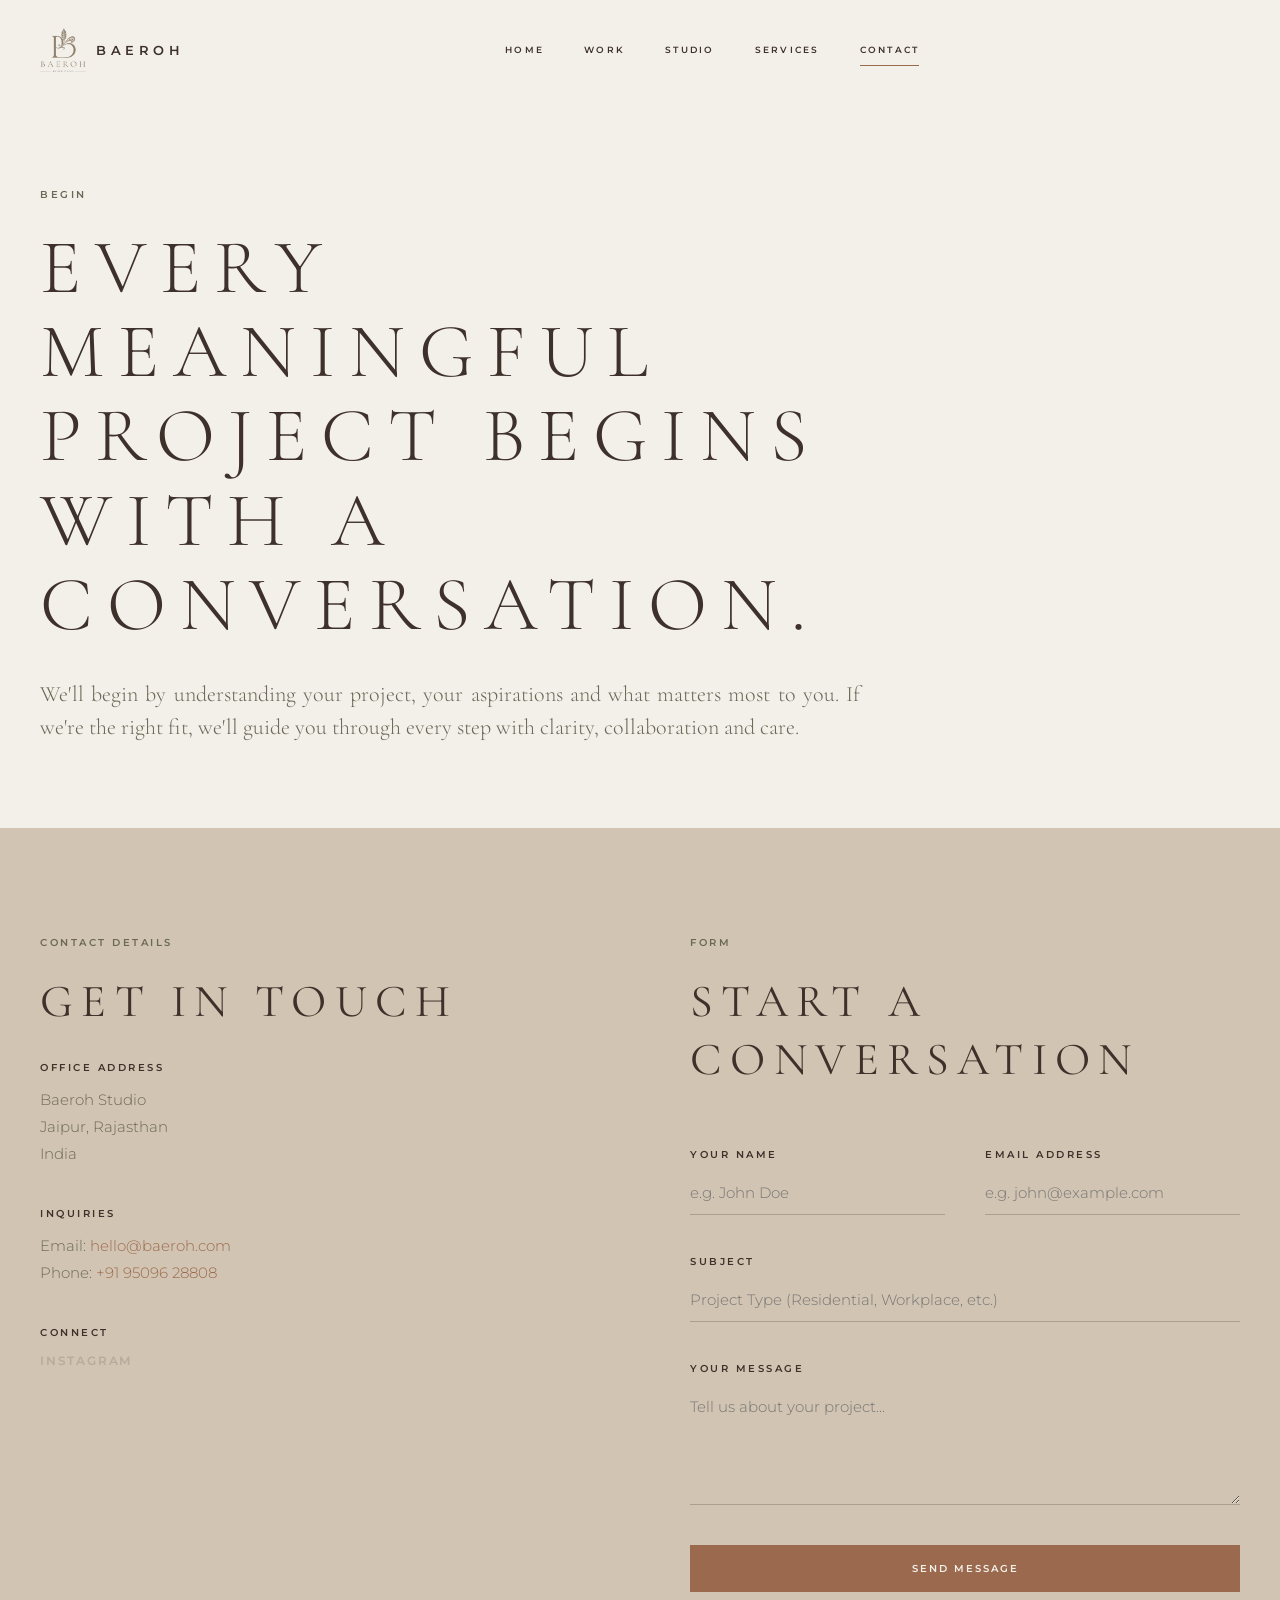
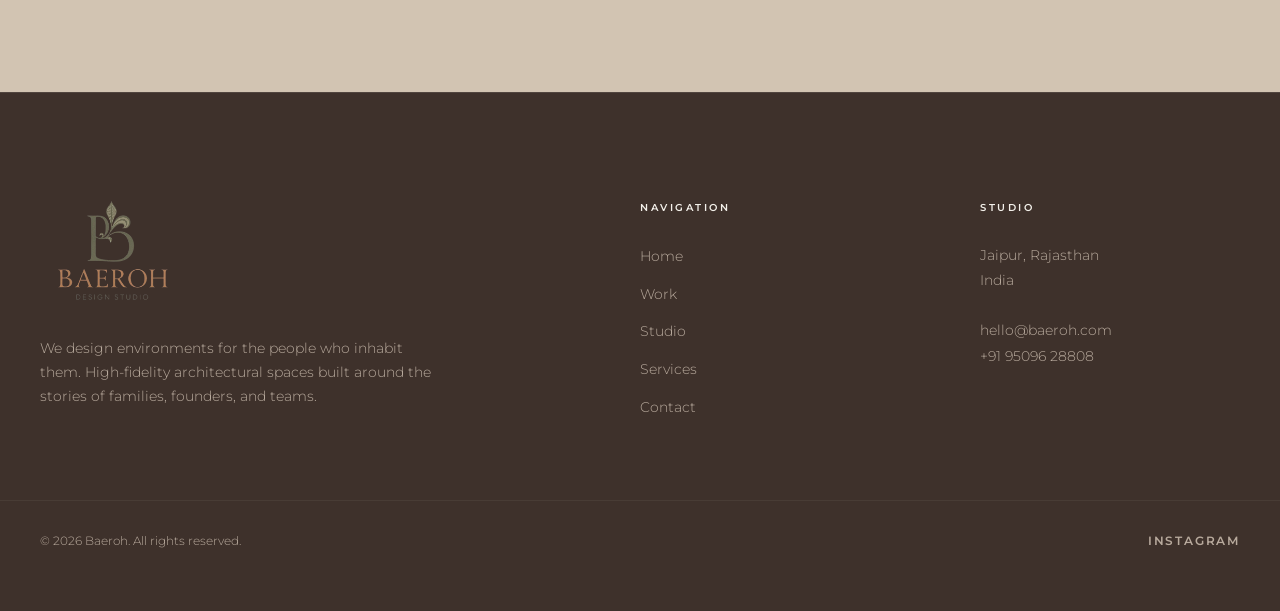
<file: contact.html>
<!DOCTYPE html>
<html lang="en">
<head>
  <meta charset="UTF-8">
  <meta name="viewport" content="width=device-width, initial-scale=1.0">
  <title>Contact | Baeroh Interior Architecture & Design</title>
  <meta name="description" content="Get in touch with Baeroh. Start a conversation about your interior architecture or design project in Jaipur, Rajasthan or globally.">
  <link rel="stylesheet" href="style.css?v=6.4">
  <link rel="icon" type="image/png" href="assets/favicon.png?v=6.0">
</head>
<body>

  <!-- Header -->
  <header id="main-header">
    <div class="container header-inner">
      <a href="index.html" class="logo">
        <img src="assets/logo-header.png" alt="Baeroh Logo" class="logo-img">
        <div class="logo-text">BAEROH</div>
      </a>
      <nav>
        <a href="index.html">Home</a>
        <a href="work.html">Work</a>
        <a href="studio.html">Studio</a>
        <a href="services.html">Services</a>
        <a href="contact.html" class="active">Contact</a>
      </nav>
      
      <div style="display: flex; align-items: center; gap: 30px;">
        <button class="menu-toggle" aria-label="Toggle Menu">
          <span></span>
          <span></span>
          <span></span>
        </button>
      </div>
    </div>
  </header>

  <!-- Mobile Menu -->
  <div class="mobile-nav">
    <a href="index.html">Home</a>
    <a href="work.html">Work</a>
    <a href="studio.html">Studio</a>
    <a href="services.html">Services</a>
    <a href="contact.html">Contact</a>
  </div>

  <!-- Contact Page Header / Begin -->
  <section class="fade-in-up" style="padding-top: 180px; padding-bottom: 60px;">
    <div class="container text-lead-container" style="max-width: 900px; text-align: left; margin: 0;">
      <span class="font-label">Begin</span>
      <h1 class="font-display-hero" style="margin-top: 20px; margin-bottom: 30px;">Every meaningful project begins with a conversation.</h1>
      <p class="font-display-lead" style="color: var(--color-olive); margin-bottom: 24px; text-align: justify;">
        We'll begin by understanding your project, your aspirations and what matters most to you. If we're the right fit, we'll guide you through every step with clarity, collaboration and care.
      </p>
    </div>
  </section>

  <!-- Contact Details & Form Section (Sand Theme) -->
  <section class="bg-sand fade-in-up" style="padding: 100px 0;">
    <div class="container grid-2col" style="align-items: start; gap: 100px;">
      <div>
        <span class="font-label">Contact Details</span>
        <h2 class="font-display-section" style="margin-top: 20px; margin-bottom: 30px; color: var(--color-charcoal);">Get in Touch</h2>
        
        <div style="margin-bottom: 40px;">
          <h4 class="font-label" style="color: var(--color-charcoal); margin-bottom: 12px;">Office Address</h4>
          <p class="font-body-copy" style="color: var(--color-olive); line-height: 1.8;">
            Baeroh Studio<br>
            Jaipur, Rajasthan<br>
            India
          </p>
        </div>
        
        <div style="margin-bottom: 40px;">
          <h4 class="font-label" style="color: var(--color-charcoal); margin-bottom: 12px;">Inquiries</h4>
          <p class="font-body-copy" style="color: var(--color-olive); line-height: 1.8;">
            Email: <a href="mailto:hello@baeroh.com" style="color: var(--color-cinnamon);">hello@baeroh.com</a><br>
            Phone: <a href="tel:+919509628808" style="color: var(--color-cinnamon);">+91 95096 28808</a>
          </p>
        </div>
        
        <div>
          <h4 class="font-label" style="color: var(--color-charcoal); margin-bottom: 12px;">Connect</h4>
          <div class="social-links" style="margin-top: 12px;">
            <a href="https://www.instagram.com/baerohdesigns/" target="_blank">Instagram</a>
          </div>
        </div>
      </div>
      
      <div>
        <span class="font-label">Form</span>
        <h2 class="font-display-section" style="margin-top: 20px; color: var(--color-charcoal);">Start a Conversation</h2>
        
        <form class="contact-form">
          <div class="form-row-2">
            <div class="form-group">
              <label for="name" class="font-label" style="color: var(--color-charcoal);">Your Name</label>
              <input type="text" id="name" required placeholder="e.g. John Doe">
            </div>
            <div class="form-group">
              <label for="email" class="font-label" style="color: var(--color-charcoal);">Email Address</label>
              <input type="email" id="email" required placeholder="e.g. john@example.com">
            </div>
          </div>
          
          <div class="form-group">
            <label for="subject" class="font-label" style="color: var(--color-charcoal);">Subject</label>
            <input type="text" id="subject" placeholder="Project Type (Residential, Workplace, etc.)">
          </div>
          
          <div class="form-group">
            <label for="message" class="font-label" style="color: var(--color-charcoal);">Your Message</label>
            <textarea id="message" rows="5" required placeholder="Tell us about your project..."></textarea>
          </div>
          
          <div>
            <button type="submit" class="btn btn-primary" style="width: 100%;">Send Message</button>
          </div>
        </form>
      </div>
    </div>
  </section>

  <!-- Footer -->
  <footer>
    <div class="container footer-grid">
      <div class="footer-brand">
        <img src="assets/logo.png" alt="Baeroh Logo" class="footer-logo">
        <p class="font-body-copy" style="font-size: 14px;">We design environments for the people who inhabit them. High-fidelity architectural spaces built around the stories of families, founders, and teams.</p>
      </div>
      <div class="footer-links">
        <span class="font-label" style="color: var(--color-ivory);">Navigation</span>
        <ul style="margin-top: 24px;">
          <li><a href="index.html">Home</a></li>
          <li><a href="work.html">Work</a></li>
          <li><a href="studio.html">Studio</a></li>
          <li><a href="services.html">Services</a></li>
          <li><a href="contact.html">Contact</a></li>
        </ul>
      </div>
      <div class="footer-links">
        <span class="font-label" style="color: var(--color-ivory);">Studio</span>
        <p style="margin-top: 24px; font-size: 14px; color: var(--color-taupe); line-height: 1.8;">
          Jaipur, Rajasthan<br>
          India<br>
          <br>
          <a href="mailto:hello@baeroh.com">hello@baeroh.com</a><br>
          +91 95096 28808
        </p>
      </div>
    </div>
    <div class="container footer-bottom">
      <p>&copy; 2026 Baeroh. All rights reserved.</p>
      <div class="social-links">
        <a href="https://www.instagram.com/baerohdesigns/" target="_blank">Instagram</a>
      </div>
    </div>
  </footer>

  <!-- Scripts -->
  <script src="script.js?v=6.0"></script>
</body>
</html>
</file>
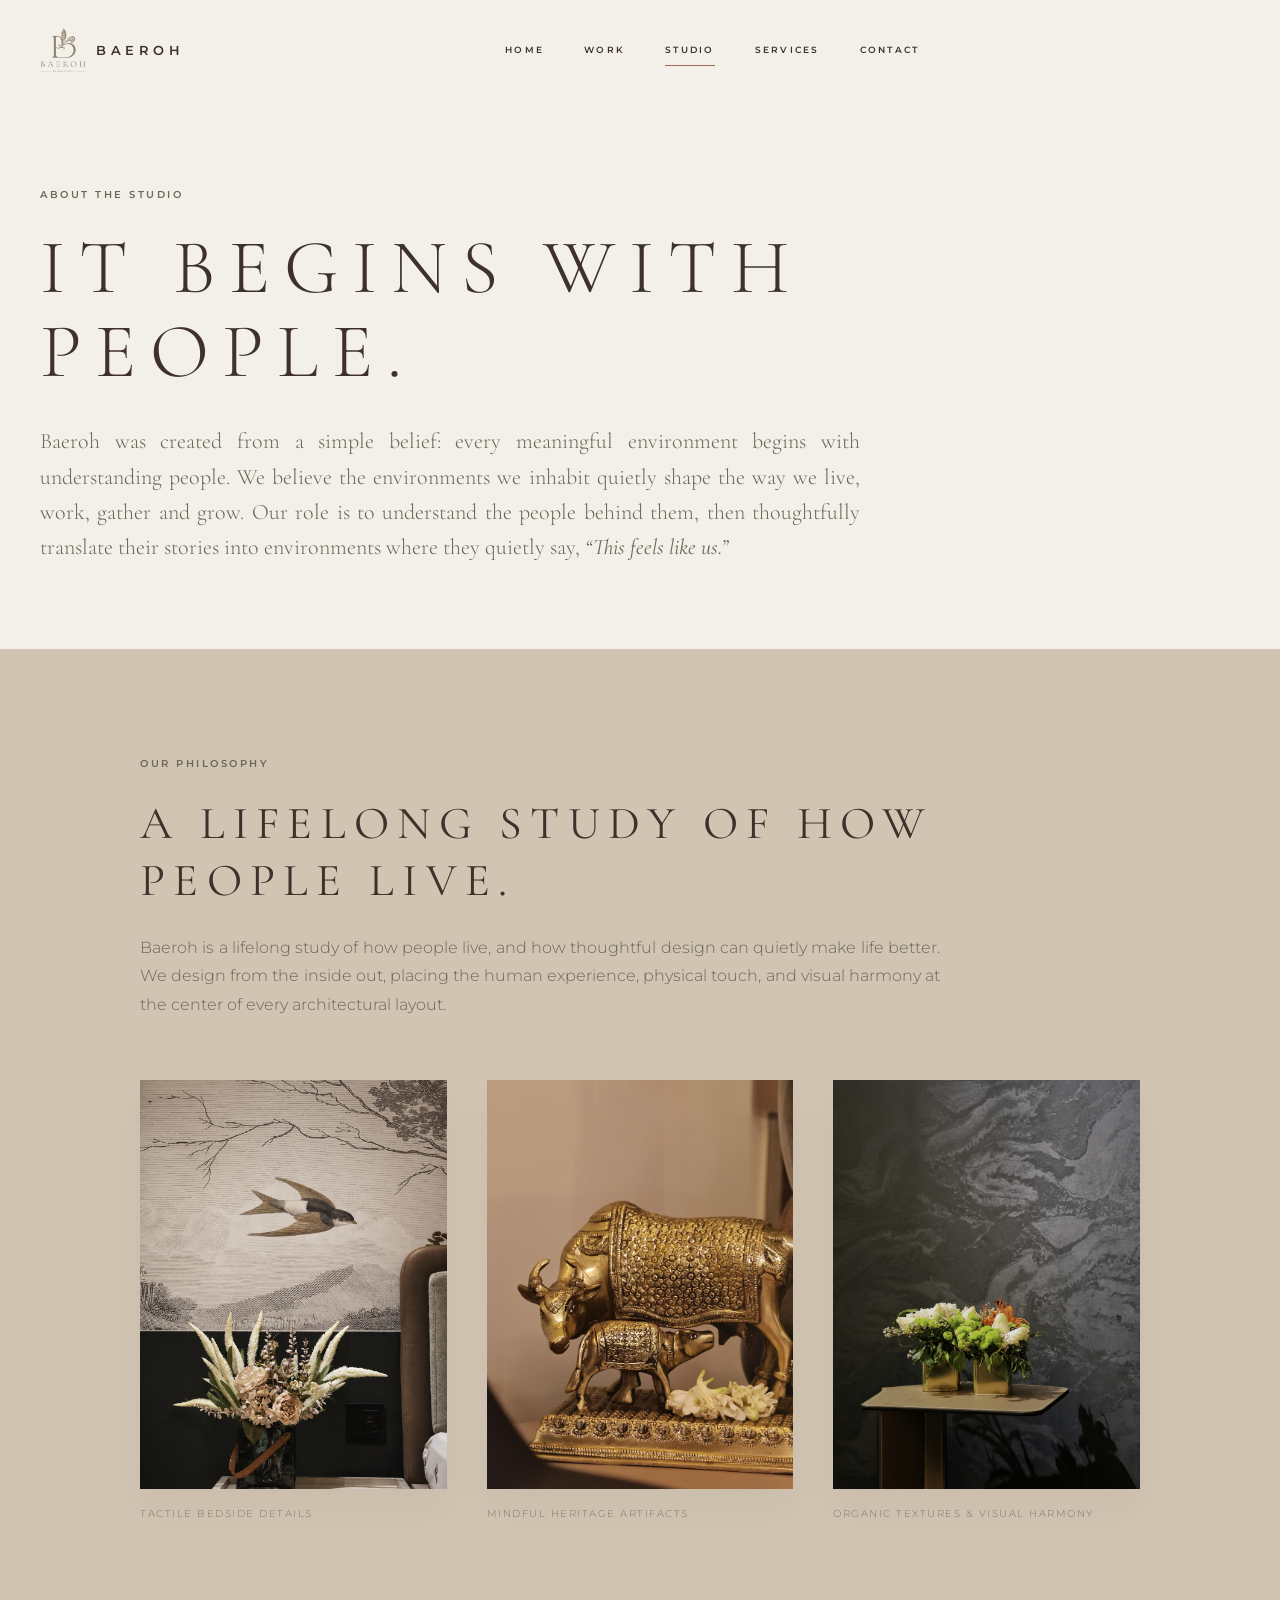
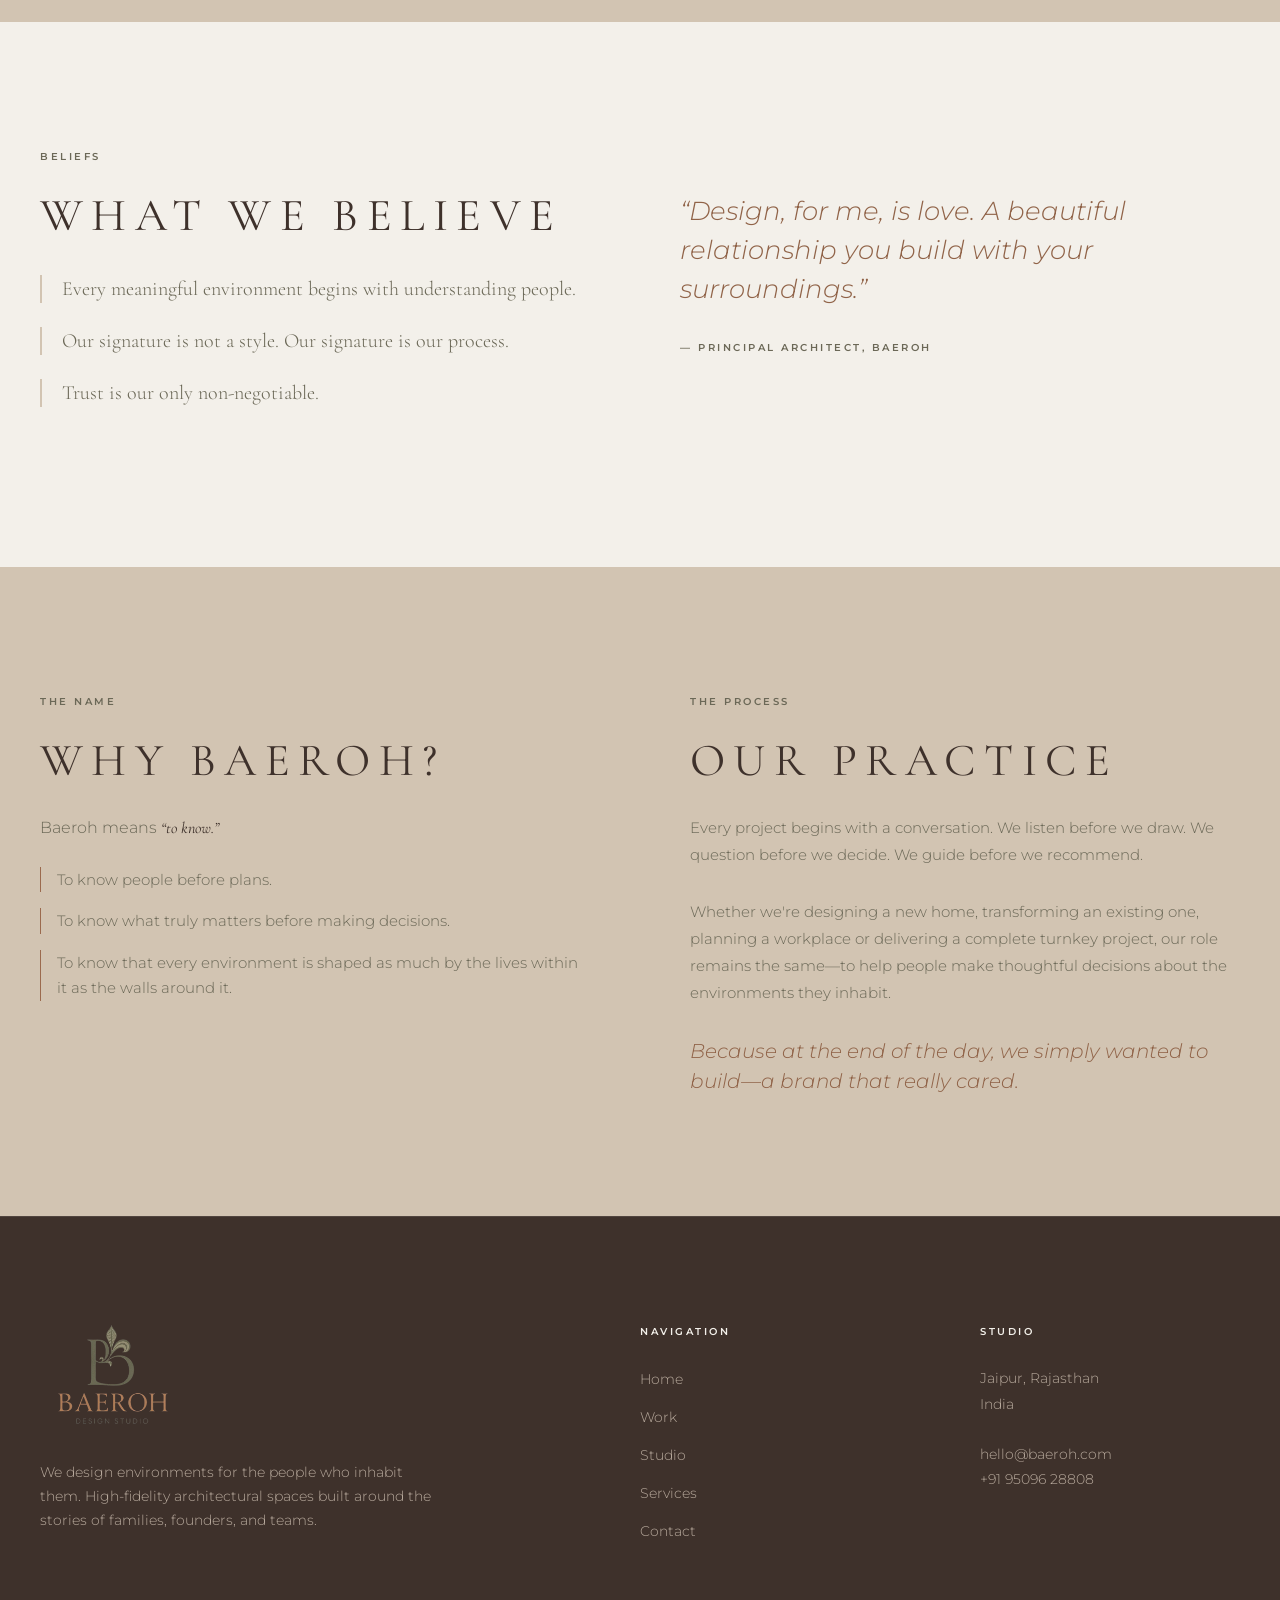
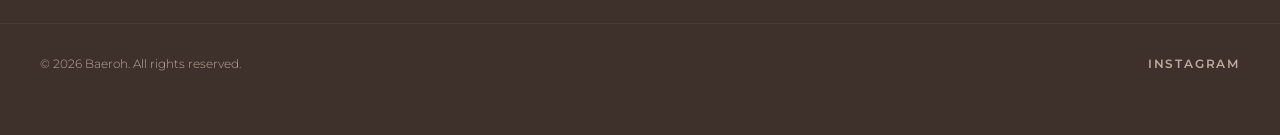
<file: studio.html>
<!DOCTYPE html>
<html lang="en">
<head>
  <meta charset="UTF-8">
  <meta name="viewport" content="width=device-width, initial-scale=1.0">
  <title>Studio | Baeroh Interior Architecture & Design</title>
  <meta name="description" content="Discover Baeroh, an interior design studio built on the simple belief that every meaningful environment begins with understanding people.">
  <link rel="stylesheet" href="style.css?v=6.4">
  <link rel="icon" type="image/png" href="assets/favicon.png?v=6.0">
</head>
<body>

  <!-- Header -->
  <header id="main-header">
    <div class="container header-inner">
      <a href="index.html" class="logo">
        <img src="assets/logo-header.png" alt="Baeroh Logo" class="logo-img">
        <div class="logo-text">BAEROH</div>
      </a>
      <nav>
        <a href="index.html">Home</a>
        <a href="work.html">Work</a>
        <a href="studio.html" class="active">Studio</a>
        <a href="services.html">Services</a>
        <a href="contact.html">Contact</a>
      </nav>
      
      <div style="display: flex; align-items: center; gap: 30px;">
        <button class="menu-toggle" aria-label="Toggle Menu">
          <span></span>
          <span></span>
          <span></span>
        </button>
      </div>
    </div>
  </header>

  <!-- Mobile Menu -->
  <div class="mobile-nav">
    <a href="index.html">Home</a>
    <a href="work.html">Work</a>
    <a href="studio.html">Studio</a>
    <a href="services.html">Services</a>
    <a href="contact.html">Contact</a>
  </div>

  <!-- Studio Page Header -->
  <section class="fade-in-up" style="padding-top: 180px; padding-bottom: 60px;">
    <div class="container text-lead-container" style="max-width: 900px; text-align: left; margin: 0;">
      <span class="font-label">About the Studio</span>
      <h1 class="font-display-hero" style="margin-top: 20px; margin-bottom: 30px;">It begins with people.</h1>
      <p class="font-display-lead" style="color: var(--color-olive); margin-bottom: 24px; text-align: justify; line-height: 1.6;">
        Baeroh was created from a simple belief: every meaningful environment begins with understanding people. We believe the environments we inhabit quietly shape the way we live, work, gather and grow. Our role is to understand the people behind them, then thoughtfully translate their stories into environments where they quietly say, <span class="em-serif">&ldquo;This feels like us.&rdquo;</span>
      </p>
    </div>
  </section>

  <!-- Main Concept Image & Philosophy -->
  <section class="bg-sand fade-in-up" style="padding: 100px 0;">
    <div class="container" style="max-width: 1080px;">
      <div style="max-width: 800px; margin-bottom: 60px;">
        <span class="font-label">Our Philosophy</span>
        <h2 class="font-display-section" style="margin-top: 20px; margin-bottom: 24px;">A lifelong study of how people live.</h2>
        <p class="font-body-copy" style="color: var(--color-olive); font-size: 16px; line-height: 1.8; text-align: justify;">
          Baeroh is a lifelong study of how people live, and how thoughtful design can quietly make life better. We design from the inside out, placing the human experience, physical touch, and visual harmony at the center of every architectural layout.
        </p>
      </div>
      
      <!-- Detail Gallery -->
      <div class="philosophy-gallery">
        <div class="gallery-col">
          <img src="assets/bedroom-detail.png" alt="Tactile Bedside Details" class="gallery-img">
          <div class="gallery-caption">Tactile Bedside Details</div>
        </div>
        <div class="gallery-col">
          <img src="assets/brass-detail.jpeg" alt="Traditional Brass Details" class="gallery-img">
          <div class="gallery-caption">Mindful Heritage Artifacts</div>
        </div>
        <div class="gallery-col">
          <img src="assets/floral-detail.jpeg" alt="Natural Textures" class="gallery-img">
          <div class="gallery-caption">Organic Textures & Visual Harmony</div>
        </div>
      </div>
    </div>
  </section>

  <!-- What We Believe -->
  <section class="fade-in-up">
    <div class="container grid-2col" style="align-items: start;">
      <div>
        <span class="font-label">Beliefs</span>
        <h2 class="font-display-section" style="margin-top: 20px; margin-bottom: 30px;">What We Believe</h2>
        <ul class="bullet-list" style="display: flex; flex-direction: column; gap: 24px;">
          <li style="font-size: 20px; padding-left: 20px; border-left: 2px solid var(--color-sand);">
            Every meaningful environment begins with understanding people.
          </li>
          <li style="font-size: 20px; padding-left: 20px; border-left: 2px solid var(--color-sand);">
            Our signature is not a style. Our signature is our process.
          </li>
          <li style="font-size: 20px; padding-left: 20px; border-left: 2px solid var(--color-sand);">
            Trust is our only non-negotiable.
          </li>
        </ul>
      </div>
      <div style="padding-top: 50px;">
        <p class="font-quote cinnamon-text" style="font-size: 26px; line-height: 1.5; margin-bottom: 24px;">
          &ldquo;Design, for me, is love. A beautiful relationship you build with your surroundings.&rdquo;
        </p>
        <span class="font-label">&mdash; Principal Architect, Baeroh</span>
      </div>
    </div>
  </section>

  <!-- Why Baeroh? & Our Practice (Sand Theme) -->
  <section class="bg-sand fade-in-up">
    <div class="container grid-2col" style="align-items: start; gap: 100px;">
      <div>
        <span class="font-label">The Name</span>
        <h2 class="font-display-section" style="margin-top: 20px; margin-bottom: 24px; color: var(--color-charcoal);">Why Baeroh?</h2>
        <p class="font-body-copy" style="color: var(--color-olive); font-size: 16px; margin-bottom: 24px; line-height: 1.8;">
          Baeroh means <span class="em-serif" style="color: var(--color-charcoal);">&ldquo;to know.&rdquo;</span>
        </p>
        <ul style="list-style: none; display: flex; flex-direction: column; gap: 16px; color: var(--color-olive);">
          <li style="border-left: 1px solid var(--color-cinnamon); padding-left: 16px;">To know people before plans.</li>
          <li style="border-left: 1px solid var(--color-cinnamon); padding-left: 16px;">To know what truly matters before making decisions.</li>
          <li style="border-left: 1px solid var(--color-cinnamon); padding-left: 16px;">To know that every environment is shaped as much by the lives within it as the walls around it.</li>
        </ul>
      </div>
      <div>
        <span class="font-label">The Process</span>
        <h2 class="font-display-section" style="margin-top: 20px; margin-bottom: 24px; color: var(--color-charcoal);">Our Practice</h2>
        <p class="font-body-copy" style="color: var(--color-olive); font-size: 15px; margin-bottom: 30px; line-height: 1.8;">
          Every project begins with a conversation. We listen before we draw. We question before we decide. We guide before we recommend.
        </p>
        <p class="font-body-copy" style="color: var(--color-olive); font-size: 15px; margin-bottom: 30px; line-height: 1.8;">
          Whether we're designing a new home, transforming an existing one, planning a workplace or delivering a complete turnkey project, our role remains the same&mdash;to help people make thoughtful decisions about the environments they inhabit.
        </p>
        <p class="font-quote cinnamon-text" style="font-size: 20px;">
          Because at the end of the day, we simply wanted to build&mdash;a brand that really cared.
        </p>
      </div>
    </div>
  </section>

  <!-- Footer -->
  <footer>
    <div class="container footer-grid">
      <div class="footer-brand">
        <img src="assets/logo.png" alt="Baeroh Logo" class="footer-logo">
        <p class="font-body-copy" style="font-size: 14px;">We design environments for the people who inhabit them. High-fidelity architectural spaces built around the stories of families, founders, and teams.</p>
      </div>
      <div class="footer-links">
        <span class="font-label" style="color: var(--color-ivory);">Navigation</span>
        <ul style="margin-top: 24px;">
          <li><a href="index.html">Home</a></li>
          <li><a href="work.html">Work</a></li>
          <li><a href="studio.html">Studio</a></li>
          <li><a href="services.html">Services</a></li>
          <li><a href="contact.html">Contact</a></li>
        </ul>
      </div>
      <div class="footer-links">
        <span class="font-label" style="color: var(--color-ivory);">Studio</span>
        <p style="margin-top: 24px; font-size: 14px; color: var(--color-taupe); line-height: 1.8;">
          Jaipur, Rajasthan<br>
          India<br>
          <br>
          <a href="mailto:hello@baeroh.com">hello@baeroh.com</a><br>
          +91 95096 28808
        </p>
      </div>
    </div>
    <div class="container footer-bottom">
      <p>&copy; 2026 Baeroh. All rights reserved.</p>
      <div class="social-links">
        <a href="https://www.instagram.com/baerohdesigns/" target="_blank">Instagram</a>
      </div>
    </div>
  </footer>

  <!-- Scripts -->
  <script src="script.js?v=6.0"></script>
</body>
</html>
</file>
<file: style.css>
/* 
  Baeroh Design Studio CSS Reference & Design System
  Based on the Baeroh Colour & Typography Specification
*/

/* Imports & Fonts */
@import url('https://fonts.googleapis.com/css2?family=Cormorant+Garamond:ital,wght@0,300;0,400;0,500;0,600;1,300;1,400;1,500;1,600&family=Montserrat:ital,wght@0,300;0,400;0,600;0,700;1,300;1,400;1,600;1,700&display=swap');

:root {
  /* Color Tokens */
  --color-ivory: #F3F0EA;
  --color-sand: #D2C4B2;
  --color-taupe: #B8AA9D;
  --color-charcoal: #3E312B;
  --color-olive: #6B6857;
  --color-cinnamon: #9B6A4E;
  --color-cinnamon-tint: #C49F8A;
  --color-cinnamon-deep: #906348;
  --color-sandstone: #8D806F;

  /* Typography */
  --font-display: 'Cormorant Garamond', serif;
  --font-body: 'Montserrat', sans-serif;

  /* Grid & Spacing */
  --max-width: 1280px;
  --header-height: 100px;
  --header-height-fixed: 80px;
}

/* Reset & Base Styles */
* {
  box-sizing: border-box;
  margin: 0;
  padding: 0;
}

html {
  scroll-behavior: smooth;
  background-color: var(--color-ivory);
  color: var(--color-charcoal);
  font-family: var(--font-body);
  font-weight: 300; /* Body copy is Light (300) */
  -webkit-font-smoothing: antialiased;
}

body {
  overflow-x: hidden;
  line-height: 1.7;
  font-size: 15px;
}

h1, h2, h3, h4, h5, h6 {
  font-family: var(--font-display);
  font-weight: 400;
  text-transform: uppercase;
  letter-spacing: 0.18em;
}

a {
  color: inherit;
  text-decoration: none;
  transition: color 0.3s ease, border-color 0.3s ease;
}

/* Scrollbar */
::-webkit-scrollbar {
  width: 8px;
}
::-webkit-scrollbar-track {
  background: var(--color-ivory);
}
::-webkit-scrollbar-thumb {
  background: var(--color-sand);
  border-radius: 4px;
}
::-webkit-scrollbar-thumb:hover {
  background: var(--color-taupe);
}

/* Typography Classes */
.font-display-hero {
  font-family: var(--font-display);
  font-weight: 300;
  font-size: clamp(44px, 6vw, 84px);
  line-height: 1.1;
  text-transform: uppercase;
  letter-spacing: 0.18em;
}

.font-display-section {
  font-family: var(--font-display);
  font-weight: 400;
  font-size: clamp(28px, 4vw, 46px);
  line-height: 1.25;
  text-transform: uppercase;
  letter-spacing: 0.18em;
}

.font-display-lead {
  font-family: var(--font-display);
  font-weight: 300;
  font-size: clamp(16px, 2vw, 22px);
  line-height: 1.5;
}

.font-body-copy {
  font-family: var(--font-body);
  font-weight: 300;
  font-size: 15px;
  line-height: 1.7;
}

/* Capitalized labels */
.font-label {
  font-family: var(--font-body);
  font-weight: 600;
  font-size: 10px;
  line-height: 1.3;
  text-transform: uppercase;
  letter-spacing: 0.25em;
  color: var(--color-olive);
}

.font-quote {
  font-family: var(--font-body);
  font-style: italic;
  font-weight: 300;
  font-size: clamp(16px, 2.2vw, 26px);
  line-height: 1.5;
}

/* Emphasis inside body copy is italic Cormorant Garamond, not bold Montserrat */
.em-serif {
  font-family: var(--font-display);
  font-style: italic;
  font-weight: 400;
}

/* Layout Utilities */
.container {
  width: 100%;
  max-width: var(--max-width);
  margin: 0 auto;
  padding: 0 40px;
}

@media (max-width: 768px) {
  .container {
    padding: 0 24px;
  }
}

section {
  padding: 120px 0;
  position: relative;
}

@media (max-width: 768px) {
  section {
    padding: 80px 0;
  }
}

.bg-sand {
  background-color: var(--color-sand);
}

.bg-charcoal {
  background-color: var(--color-charcoal);
  color: var(--color-ivory);
}

.bg-charcoal .font-label {
  color: var(--color-taupe);
}

.bg-charcoal .cinnamon-text {
  color: var(--color-cinnamon-tint);
}

.cinnamon-text {
  color: var(--color-cinnamon-deep);
}

.methodology-heading {
  margin-top: 20px;
  color: var(--color-ivory);
  font-size: clamp(30px, 2.8vw, 42px);
  letter-spacing: 0.12em;
  white-space: nowrap;
}

.methodology-intro {
  max-width: none;
}

@media (max-width: 768px) {
  .methodology-heading {
    font-size: clamp(28px, 8vw, 38px);
    white-space: normal;
  }
}

/* Header & Navigation */
header {
  position: fixed;
  top: 0;
  left: 0;
  width: 100%;
  height: var(--header-height);
  z-index: 1100;
  display: flex;
  align-items: center;
  transition: all 0.5s cubic-bezier(0.16, 1, 0.3, 1);
  background-color: transparent;
}

header.scrolled {
  height: var(--header-height-fixed);
  background-color: rgba(243, 240, 234, 0.95);
  backdrop-filter: blur(10px);
  border-bottom: 1px solid var(--color-sandstone);
}

header .header-inner {
  display: flex;
  justify-content: space-between;
  align-items: center;
  width: 100%;
}

.logo {
  display: flex;
  align-items: center;
  gap: 10px;
}

.logo-img {
  height: 45px;
  width: auto;
  object-fit: contain;
}

.logo-text {
  font-family: var(--font-body);
  font-weight: 600;
  font-size: 13px;
  text-transform: uppercase;
  letter-spacing: 0.35em;
  color: var(--color-charcoal);
  transition: color 0.4s ease;
}

header.header-transparent .logo-text {
  color: #ffffff;
}

header nav {
  display: flex;
  gap: 40px;
}

header nav a {
  position: relative;
  font-family: var(--font-body);
  font-weight: 600;
  font-size: 9px;
  text-transform: uppercase;
  letter-spacing: 0.25em;
  padding: 8px 0;
  color: var(--color-charcoal);
  transition: color 0.4s ease;
}

header.header-transparent nav a {
  color: #ffffff;
}

header nav a::after {
  content: '';
  position: absolute;
  bottom: 0;
  left: 0;
  width: 100%;
  height: 1px;
  background-color: var(--color-cinnamon);
  transform: scaleX(0);
  transform-origin: right;
  transition: transform 0.4s cubic-bezier(0.16, 1, 0.3, 1);
}

header nav a:hover::after,
header nav a.active::after {
  transform: scaleX(1);
  transform-origin: left;
}

.search-icon-btn {
  color: var(--color-charcoal);
  transition: color 0.4s ease;
}

header.header-transparent .search-icon-btn {
  color: #ffffff;
}

/* Mobile Menu Toggle */
.menu-toggle {
  display: none;
  flex-direction: column;
  justify-content: space-between;
  width: 24px;
  height: 14px;
  background: transparent;
  border: none;
  cursor: pointer;
  z-index: 110;
}
body.modal-active .menu-toggle {
  display: none !important;
}

.menu-toggle span {
  width: 100%;
  height: 1px;
  background-color: var(--color-charcoal);
  transition: all 0.3s ease;
}

header.header-transparent .menu-toggle span {
  background-color: #ffffff;
}

@media (max-width: 768px) {
  header nav {
    display: none;
  }
  .menu-toggle {
    display: flex;
  }
}

/* Mobile Fullscreen Menu */
.mobile-nav {
  position: fixed;
  top: 0;
  left: 0;
  width: 100vw;
  height: 100vh;
  background-color: var(--color-ivory);
  z-index: 1090;
  display: flex;
  flex-direction: column;
  justify-content: center;
  align-items: center;
  gap: 30px;
  opacity: 0;
  pointer-events: none;
  transition: opacity 0.5s ease;
}

.mobile-nav.active {
  opacity: 1;
  pointer-events: auto;
}

.mobile-nav a {
  font-family: var(--font-body);
  font-weight: 600;
  font-size: 16px;
  text-transform: uppercase;
  letter-spacing: 0.25em;
  color: var(--color-charcoal);
  transition: color 0.3s ease;
}

.mobile-nav a:hover {
  color: var(--color-cinnamon);
}

.menu-toggle.active span:nth-child(1) {
  transform: translateY(6.5px) rotate(45deg);
}

.menu-toggle.active span:nth-child(2) {
  opacity: 0;
}

.menu-toggle.active span:nth-child(3) {
  transform: translateY(-6.5px) rotate(-45deg);
}

/* Hero Section & Slider (Norm Architects style) */
.hero-slider {
  position: relative;
  width: 100vw;
  height: 100vh;
  overflow: hidden;
  background-color: #000000;
}

.slide {
  position: absolute;
  top: 0;
  left: 0;
  width: 100%;
  height: 100%;
  opacity: 0;
  transition: opacity 1.5s cubic-bezier(0.25, 0.46, 0.45, 0.94);
  display: flex;
  flex-direction: column;
  justify-content: flex-end;
  align-items: center;
  z-index: 1;
}

.slide.active {
  opacity: 1;
  z-index: 2;
}

.slide-bg {
  position: absolute;
  top: 0;
  left: 0;
  width: 100%;
  height: 100%;
  background-size: cover;
  background-position: center;
  transform: scale(1.02);
  transition: transform 8s cubic-bezier(0.25, 0.46, 0.45, 0.94);
  filter: brightness(0.7);
}

.slide.active .slide-bg {
  transform: scale(1);
}

.slide-content {
  position: relative;
  z-index: 3;
  color: #ffffff;
  text-align: center;
  width: 100%;
  max-width: 800px;
  padding: 0 40px;
  margin-bottom: 80px; /* Position at the bottom */
  transform: translateY(20px);
  opacity: 0;
  transition: transform 1.2s cubic-bezier(0.16, 1, 0.3, 1) 0.5s, opacity 1.2s cubic-bezier(0.16, 1, 0.3, 1) 0.5s;
}

.slide.active .slide-content {
  transform: translateY(0);
  opacity: 1;
}

.slide-title {
  font-family: var(--font-display);
  font-weight: 400;
  font-size: 15px;
  text-transform: uppercase;
  letter-spacing: 0.35em;
  margin-bottom: 24px;
  color: #ffffff;
}

.slide-desc {
  font-family: var(--font-body);
  font-weight: 300;
  font-size: clamp(12px, 1.8vw, 13px);
  line-height: 1.8;
  color: rgba(255, 255, 255, 0.85);
  max-width: 680px;
  margin: 0 auto;
}

/* Slider Controls */
.slider-arrow {
  position: absolute;
  top: 50%;
  transform: translateY(-50%);
  background: transparent;
  border: none;
  color: rgba(255, 255, 255, 0.5);
  font-size: 28px;
  font-weight: 300;
  cursor: pointer;
  z-index: 10;
  padding: 20px;
  transition: color 0.3s ease;
  outline: none;
}

.slider-arrow:hover {
  color: #ffffff;
}

.prev-arrow {
  left: 30px;
}

.next-arrow {
  right: 30px;
}

.slider-dots {
  position: absolute;
  bottom: 40px;
  left: 50%;
  transform: translateX(-50%);
  z-index: 10;
  display: flex;
  gap: 8px;
}

.slider-dot {
  width: 5px;
  height: 5px;
  border-radius: 50%;
  background-color: rgba(255, 255, 255, 0.35);
  cursor: pointer;
  transition: all 0.3s ease;
}

.slider-dot.active {
  background-color: #ffffff;
  transform: scale(1.3);
}

/* Buttons */
.btn-group {
  display: flex;
  gap: 20px;
  justify-content: center;
  margin-top: 40px;
}

.btn {
  font-family: var(--font-body);
  font-weight: 600;
  font-size: 10px;
  text-transform: uppercase;
  letter-spacing: 0.2em;
  padding: 16px 32px;
  border: 1px solid var(--color-ivory);
  background-color: transparent;
  color: var(--color-ivory);
  cursor: pointer;
  transition: all 0.3s ease;
}

.btn:hover {
  background-color: var(--color-ivory);
  color: var(--color-charcoal);
}

.btn-primary {
  background-color: var(--color-cinnamon);
  border-color: var(--color-cinnamon);
}

.btn-primary:hover {
  background-color: var(--color-cinnamon-deep);
  border-color: var(--color-cinnamon-deep);
  color: var(--color-ivory);
}

.btn-dark {
  border-color: var(--color-charcoal);
  color: var(--color-charcoal);
}

.btn-dark:hover {
  background-color: var(--color-charcoal);
  color: var(--color-ivory);
}

/* Hero Slider Responsiveness Optimization */
@media (max-width: 768px) {
  .hero-slider {
    height: 80vh;
    height: 80dvh;
  }
  .slide-content {
    margin-bottom: 60px;
    padding: 0 24px;
  }
  .slide-desc {
    font-size: 12px;
    max-width: 580px;
    margin: 0 auto;
  }
  .prev-arrow {
    left: 12px;
  }
  .next-arrow {
    right: 12px;
  }
  .slider-arrow {
    font-size: 20px;
    padding: 10px;
  }

  /* Optimize Background Position focal points for mobile view */
  .slide:nth-of-type(1) .slide-bg {
    background-position: 25% center;
  }
  .slide:nth-of-type(2) .slide-bg {
    background-position: 75% center;
  }
  .slide:nth-of-type(3) .slide-bg {
    background-position: 40% center;
  }
  .slide:nth-of-type(4) .slide-bg {
    background-position: 35% center;
  }
}

@media (max-width: 500px) {
  .slide-desc {
    display: none;
  }
  .slide-content {
    margin-bottom: 80px;
  }
}

/* Text Section & Spacing */
.text-lead-container {
  max-width: 800px;
  margin: 0 auto 60px auto;
  text-align: center;
}

.text-lead-container h2 {
  margin-bottom: 24px;
}

.narrative-editorial {
  background-color: var(--color-ivory);
  overflow: hidden;
  padding: 130px 0 110px;
}

.narrative-editorial-inner {
  width: 100%;
  max-width: 1400px;
  margin: 0 auto;
  padding: 0 7vw;
  display: grid;
  grid-template-columns: minmax(0, 45%) minmax(0, 55%);
  gap: clamp(48px, 7vw, 108px);
  align-items: center;
}

.narrative-copy {
  display: grid;
  grid-template-columns: 1px minmax(0, 1fr);
  gap: 34px;
  align-items: start;
  max-width: 620px;
  animation: narrativeFadeUp 900ms cubic-bezier(0.16, 1, 0.3, 1) both;
}

.narrative-rule {
  width: 1px;
  height: 100%;
  min-height: 360px;
  background: linear-gradient(180deg, var(--color-cinnamon), rgba(155, 106, 78, 0.08));
}

.narrative-label {
  color: var(--color-cinnamon);
  letter-spacing: 0.32em;
}

.narrative-editorial-title {
  margin-top: 22px;
  max-width: 560px;
  font-family: var(--font-display);
  font-weight: 400;
  font-size: clamp(40px, 4.7vw, 64px);
  line-height: 1.08;
  text-transform: uppercase;
  letter-spacing: 0.14em;
  color: var(--color-charcoal);
}

.narrative-kicker {
  margin-top: 30px;
  max-width: 520px;
  font-family: var(--font-display);
  font-weight: 300;
  font-size: clamp(20px, 2vw, 27px);
  line-height: 1.35;
  color: var(--color-sandstone);
}

.narrative-body {
  margin-top: 26px;
  max-width: 520px;
  font-family: var(--font-body);
  font-weight: 300;
  font-size: clamp(17px, 1.35vw, 19px);
  line-height: 1.9;
  color: var(--color-olive);
}

.narrative-italic {
  margin-top: 28px;
  max-width: 520px;
  font-family: var(--font-display);
  font-style: italic;
  font-weight: 400;
  font-size: clamp(26px, 3vw, 40px);
  line-height: 1.28;
  color: var(--color-charcoal);
}

.narrative-statement {
  margin-top: 32px;
  font-family: var(--font-display);
  font-weight: 500;
  font-size: clamp(34px, 3.6vw, 52px);
  line-height: 1.05;
  color: var(--color-cinnamon);
}

.narrative-visual {
  margin: 0 -4vw 0 0;
  animation: narrativeImageReveal 1000ms cubic-bezier(0.16, 1, 0.3, 1) 120ms both;
}

.narrative-image-wrap {
  position: relative;
  overflow: hidden;
  aspect-ratio: 4 / 5;
  background-color: var(--color-sand);
  border-radius: 2px;
  box-shadow: 0 26px 60px rgba(62, 49, 43, 0.08);
}

.narrative-image-wrap::after {
  content: '';
  position: absolute;
  inset: 0;
  background: linear-gradient(135deg, rgba(155, 106, 78, 0.08), rgba(62, 49, 43, 0.12));
  pointer-events: none;
}

.narrative-image-wrap img {
  width: 100%;
  height: 100%;
  display: block;
  object-fit: cover;
  object-position: center;
  transform: scale(1);
  animation: narrativeImageSettle 1000ms cubic-bezier(0.16, 1, 0.3, 1) 120ms both;
}

.narrative-visual figcaption {
  margin-top: 16px;
  font-family: var(--font-body);
  font-weight: 600;
  font-size: 10px;
  letter-spacing: 0.25em;
  line-height: 1.4;
  text-transform: uppercase;
  color: var(--color-sandstone);
}

.philosophy-strip {
  background-color: var(--color-ivory);
  padding: 26px 7vw;
  border-top: 1px solid rgba(141, 128, 111, 0.32);
  border-bottom: 1px solid rgba(141, 128, 111, 0.32);
}

.philosophy-strip p {
  margin: 0 auto;
  max-width: 1400px;
  text-align: center;
  font-family: var(--font-body);
  font-weight: 600;
  font-size: 10px;
  line-height: 1.6;
  letter-spacing: 0.28em;
  text-transform: uppercase;
  color: var(--color-sandstone);
}

.philosophy-strip span {
  color: var(--color-cinnamon);
  margin: 0 18px;
}

.approach-editorial {
  background-color: var(--color-sand);
  padding: 104px 0 62px;
  border-top: 1px solid rgba(62, 49, 43, 0.12);
  border-bottom: 1px solid rgba(62, 49, 43, 0.12);
}

.approach-editorial-shell {
  width: 100%;
  max-width: 1400px;
  margin: 0 auto;
  padding: 0 7vw;
}

.approach-editorial-inner {
  display: grid;
  grid-template-columns: minmax(0, 1fr) minmax(0, 1fr);
  column-gap: clamp(72px, 8vw, 128px);
  align-items: center;
}

.approach-editorial-heading {
  border-left: 1px solid var(--color-cinnamon);
  padding-left: clamp(34px, 3.4vw, 46px);
  animation: narrativeFadeUp 820ms cubic-bezier(0.16, 1, 0.3, 1) both;
}

.approach-editorial-heading .font-label {
  color: var(--color-olive);
  letter-spacing: 0.32em;
}

.approach-editorial-heading h2 {
  margin-top: 34px;
  font-family: var(--font-display);
  font-weight: 400;
  font-size: clamp(38px, 2.9vw, 42px);
  line-height: 1.16;
  letter-spacing: 0.015em;
  text-transform: uppercase;
  color: var(--color-charcoal);
}

.approach-editorial-body {
  max-width: 570px;
  margin-top: 34px;
  font-family: var(--font-body);
  font-weight: 300;
  font-size: clamp(16px, 1.35vw, 19px);
  line-height: 1.85;
  color: var(--color-olive);
}

.approach-editorial-copy {
  max-width: 560px;
  animation: narrativeFadeUp 820ms cubic-bezier(0.16, 1, 0.3, 1) 120ms both;
}

.approach-editorial-divider {
  width: 100%;
  height: 1px;
  margin: 0 0 50px;
  background-color: rgba(62, 49, 43, 0.15);
}

.approach-editorial-statement {
  margin: 0;
  font-family: var(--font-display);
  font-weight: 300;
  font-size: clamp(34px, 3.05vw, 46px);
  line-height: 1.34;
  letter-spacing: 0.01em;
  color: var(--color-charcoal);
}

.approach-editorial-detail {
  margin: 62px 0 0;
  text-align: center;
  font-family: var(--font-display);
  font-weight: 400;
  font-size: 14px;
  line-height: 1.5;
  letter-spacing: 0.22em;
  text-transform: uppercase;
  color: var(--color-charcoal);
}

.approach-editorial-detail span {
  color: var(--color-cinnamon);
  margin: 0 24px;
}

@keyframes narrativeFadeUp {
  from {
    opacity: 0;
    transform: translateY(28px);
  }
  to {
    opacity: 1;
    transform: translateY(0);
  }
}

@keyframes narrativeImageReveal {
  from {
    opacity: 0;
    clip-path: inset(0 0 100% 0);
  }
  to {
    opacity: 1;
    clip-path: inset(0 0 0 0);
  }
}

@keyframes narrativeImageSettle {
  from {
    transform: scale(1.03);
  }
  to {
    transform: scale(1);
  }
}

@media (max-width: 1024px) {
  .narrative-editorial {
    padding: 100px 0 90px;
  }

  .narrative-editorial-inner {
    grid-template-columns: 1fr;
    gap: 58px;
  }

  .narrative-copy {
    max-width: 720px;
  }

  .narrative-visual {
    margin-right: 0;
    max-width: 760px;
  }

  .approach-editorial-inner {
    column-gap: 54px;
  }

  .approach-editorial-heading h2 {
    font-size: clamp(36px, 4vw, 42px);
  }

  .approach-editorial-statement {
    font-size: clamp(31px, 3.8vw, 38px);
  }
}

@media (max-width: 768px) {
  .narrative-editorial {
    padding: 82px 0 72px;
  }

  .narrative-editorial-inner {
    padding: 0 24px;
    gap: 42px;
  }

  .narrative-copy {
    grid-template-columns: 1fr;
    gap: 22px;
  }

  .narrative-rule {
    width: 72px;
    height: 1px;
    min-height: 1px;
    background: linear-gradient(90deg, var(--color-cinnamon), rgba(155, 106, 78, 0.08));
  }

  .narrative-editorial-title {
    font-size: clamp(34px, 10vw, 46px);
    letter-spacing: 0.1em;
  }

  .narrative-kicker,
  .narrative-body,
  .narrative-italic {
    max-width: none;
  }

  .narrative-image-wrap {
    aspect-ratio: 4 / 5;
  }

  .philosophy-strip {
    padding: 22px 24px;
  }

  .philosophy-strip p {
    text-align: left;
  }

  .philosophy-strip span {
    margin: 0 10px;
  }

  .approach-editorial {
    padding: 76px 0 56px;
  }

  .approach-editorial-shell {
    padding: 0 24px;
  }

  .approach-editorial-inner {
    grid-template-columns: minmax(0, 1fr);
    gap: 48px;
  }

  .approach-editorial-heading {
    padding-left: 22px;
    min-width: 0;
  }

  .approach-editorial-heading h2 {
    margin-top: 24px;
    font-size: clamp(34px, 9.4vw, 42px);
    line-height: 1.14;
    letter-spacing: 0.035em;
    overflow-wrap: anywhere;
  }

  .approach-editorial-body {
    margin-top: 26px;
    font-size: 15px;
    line-height: 1.78;
  }

  .approach-editorial-copy {
    width: 100%;
    min-width: 0;
    max-width: none;
  }

  .approach-editorial-divider {
    margin: 0 0 30px;
  }

  .approach-editorial-statement {
    font-size: clamp(28px, 8vw, 34px);
    line-height: 1.34;
  }

  .approach-editorial-detail {
    margin-top: 44px;
    font-size: 12px;
    letter-spacing: 0.18em;
  }

  .approach-editorial-detail span {
    margin: 0 12px;
  }
}

@media (prefers-reduced-motion: reduce) {
  .narrative-copy,
  .narrative-visual,
  .narrative-image-wrap img,
  .approach-editorial-heading,
  .approach-editorial-copy,
  .process-copy,
  .process-visual,
  .process-image-wrap img {
    animation: none;
  }
}

.bullet-list {
  list-style: none;
  margin-bottom: 40px;
  display: flex;
  flex-direction: column;
  gap: 15px;
}

.bullet-list li {
  font-family: var(--font-display);
  font-size: 24px;
  line-height: 1.4;
  color: var(--color-olive);
  position: relative;
  padding-left: 0;
  transition: color 0.3s ease;
}

.bullet-list li:hover {
  color: var(--color-charcoal);
}

/* Two Column Layouts */
.grid-2col {
  display: grid;
  grid-template-columns: 1fr 1fr;
  gap: 80px;
  align-items: center;
}

@media (max-width: 900px) {
  .grid-2col {
    grid-template-columns: 1fr;
    gap: 40px;
  }
}

.text-block h3 {
  margin-bottom: 24px;
  color: var(--color-cinnamon);
}

.text-block p {
  margin-bottom: 20px;
  color: var(--color-olive);
}

/* Staggered Editorial Project Gallery */
.project-gallery-title {
  margin-bottom: 60px;
  text-align: center;
}

.project-gallery {
  display: grid;
  grid-template-columns: repeat(12, 1fr);
  gap: 40px;
  row-gap: 80px;
}

@media (max-width: 768px) {
  .project-gallery {
    display: flex;
    flex-direction: column;
    gap: 40px;
  }
}

.project-card {
  position: relative;
  cursor: pointer;
  overflow: hidden;
}

.project-card .img-wrapper {
  overflow: hidden;
  position: relative;
  aspect-ratio: 4 / 5;
  background-color: var(--color-sand);
}

.project-card img {
  width: 100%;
  height: 100%;
  object-fit: cover;
  transition: transform 1.2s cubic-bezier(0.16, 1, 0.3, 1);
}

.project-card:hover img {
  transform: scale(1.04);
}

.project-card .project-info {
  margin-top: 16px;
  display: flex;
  justify-content: space-between;
  align-items: baseline;
}

.project-card .project-title {
  font-family: var(--font-display);
  font-size: 20px;
  font-weight: 400;
  color: var(--color-charcoal);
}

.project-card .project-category {
  font-family: var(--font-body);
  font-size: 9px;
  font-weight: 600;
  text-transform: uppercase;
  letter-spacing: 0.15em;
  color: var(--color-olive);
}

/* Staggering sizes for editorial layout */
.project-card.size-wide {
  grid-column: span 7;
}

.project-card.size-narrow {
  grid-column: span 5;
}

.project-card.shift-down {
  transform: translateY(60px);
}

@media (max-width: 768px) {
  .project-card.shift-down {
    transform: translateY(0);
  }
}

/* Approach & Where We Help Grid */
.approach-grid {
  display: grid;
  grid-template-columns: repeat(4, 1fr);
  gap: 40px;
  margin-top: 60px;
}

@media (max-width: 900px) {
  .approach-grid {
    grid-template-columns: 1fr 1fr;
  }
}

@media (max-width: 480px) {
  .approach-grid {
    grid-template-columns: 1fr;
  }
}

.approach-card {
  border-top: 1px solid var(--color-sand);
  padding-top: 24px;
}

.approach-card.dark-border {
  border-top-color: rgba(243, 240, 234, 0.15);
}

.bg-sand .approach-card {
  border-top-color: rgba(62, 49, 43, 0.22);
}

.approach-number {
  font-family: var(--font-body);
  font-weight: 600;
  font-size: 10px;
  letter-spacing: 0.25em;
  color: var(--color-cinnamon);
  margin-bottom: 16px;
  display: block;
}

.approach-title {
  font-family: var(--font-display);
  font-size: 20px;
  font-weight: 400;
  margin-bottom: 12px;
  color: var(--color-charcoal);
}

.approach-desc {
  font-size: 14px;
  color: var(--color-olive);
}

.bg-charcoal .approach-desc {
  color: var(--color-taupe);
}

/* Services Page Styles */
.services-editorial {
  overflow: hidden;
  background-color: var(--color-sand);
}

.services-page-section {
  padding-top: 64px;
  padding-bottom: 46px;
  border-top: 1px solid rgba(62, 49, 43, 0.12);
  border-bottom: 1px solid rgba(62, 49, 43, 0.12);
}

.services-page-section > .container {
  max-width: none;
  margin-left: 0;
  margin-right: 0;
}

.services-intro {
  max-width: 800px;
  margin: 0 auto 80px auto;
  text-align: center;
}

.services-section-head {
  display: grid;
  grid-template-columns: minmax(0, 1.05fr) minmax(280px, 0.95fr);
  gap: 80px;
  align-items: end;
  max-width: 1080px;
  margin-bottom: 46px;
}

.services-section-head .font-label {
  color: var(--color-olive);
}

.services-section-head .font-display-section {
  color: var(--color-charcoal);
  margin-top: 20px;
  max-width: 720px;
}

.services-section-head p {
  color: var(--color-olive);
  max-width: 420px;
  margin-bottom: 8px;
}

.services-list {
  display: grid;
  grid-template-columns: repeat(3, minmax(0, 1fr));
  gap: 0;
  align-items: stretch;
  border-top: 1px solid rgba(62, 49, 43, 0.14);
  border-left: 1px solid rgba(62, 49, 43, 0.14);
}

@media (max-width: 1000px) {
  .services-list {
    grid-template-columns: repeat(2, minmax(0, 1fr));
  }
}

@media (max-width: 600px) {
  .services-list {
    grid-template-columns: 1fr;
    gap: 0;
  }
}

.service-item {
  min-height: 310px;
  border-right: 1px solid rgba(62, 49, 43, 0.14);
  border-bottom: 1px solid rgba(62, 49, 43, 0.14);
  padding: 32px 36px;
  display: flex;
  flex-direction: column;
  justify-content: flex-start;
  position: relative;
  overflow: hidden;
  background-color: transparent;
  transform: translateY(0);
  transition: border-color 0.45s cubic-bezier(0.16, 1, 0.3, 1), transform 0.45s cubic-bezier(0.16, 1, 0.3, 1);
}

.service-item::before {
  content: '';
  position: absolute;
  inset: 0;
  z-index: 0;
  background: linear-gradient(270deg, rgba(62, 49, 43, 0.38) 0%, rgba(62, 49, 43, 0.2) 22%, rgba(155, 106, 78, 0.08) 48%, rgba(62, 49, 43, 0) 76%);
  opacity: 0;
  transition: opacity 0.45s cubic-bezier(0.16, 1, 0.3, 1);
}

.service-item:hover {
  border-color: rgba(155, 106, 78, 0.42);
  transform: translateY(-2px);
}

.service-item:hover::before {
  opacity: 1;
}

.service-number {
  font-family: var(--font-body);
  font-weight: 600;
  font-size: 10px;
  letter-spacing: 0.25em;
  color: var(--color-cinnamon-deep);
  margin-bottom: 54px;
  display: block;
  transform-origin: left center;
  transition: color 0.45s ease, transform 0.45s cubic-bezier(0.16, 1, 0.3, 1);
  position: relative;
  z-index: 1;
}

.service-title {
  font-family: var(--font-display);
  font-size: clamp(22px, 2.2vw, 28px);
  font-weight: 400;
  line-height: 1.18;
  margin: 0 0 18px;
  color: var(--color-charcoal);
  overflow-wrap: anywhere;
  transform-origin: left center;
  transition: color 0.45s ease, transform 0.45s cubic-bezier(0.16, 1, 0.3, 1);
  position: relative;
  z-index: 1;
}

.service-title::after {
  display: none;
}

.service-desc {
  font-family: var(--font-body);
  font-weight: 300;
  font-size: 14px;
  color: var(--color-olive);
  line-height: 1.7;
  max-width: 94%;
  transform-origin: left center;
  transition: color 0.45s ease, transform 0.45s cubic-bezier(0.16, 1, 0.3, 1);
  position: relative;
  z-index: 1;
}

.service-arrow {
  display: none;
}

.service-item:hover .service-number,
.service-item:hover .service-title,
.service-item:hover .service-desc {
  color: var(--color-charcoal);
}

.service-item:hover .service-number {
  transform: scale(1.06);
}

.service-item:hover .service-title {
  transform: scale(1.045);
}

.service-item:hover .service-desc {
  transform: scale(1.025);
}


.services-conversation {
  display: flex;
  justify-content: center;
  align-items: center;
  gap: 32px;
  margin-top: 34px;
  color: var(--color-olive);
}

.services-conversation p {
  font-family: var(--font-body);
  font-weight: 300;
  font-size: 14px;
  margin: 0;
}

.services-conversation a {
  display: inline-flex;
  align-items: center;
  gap: 24px;
  border-bottom: 1px solid rgba(155, 106, 78, 0.5);
  padding-bottom: 6px;
  font-family: var(--font-body);
  font-weight: 600;
  font-size: 10px;
  letter-spacing: 0.2em;
  text-transform: uppercase;
  color: var(--color-cinnamon-deep);
}

.services-conversation a span {
  font-size: 18px;
  line-height: 1;
  transition: transform 0.35s ease;
}

.services-conversation a:hover span {
  transform: translateX(6px);
}

@media (max-width: 768px) {
  .services-page-section {
    padding-top: 52px;
    padding-bottom: 44px;
  }

  .services-section-head {
    grid-template-columns: 1fr;
    gap: 24px;
    margin-bottom: 38px;
  }

  .services-section-head p {
    margin-bottom: 0;
  }

  .service-item {
    min-height: auto;
    border-right: 1px solid rgba(62, 49, 43, 0.14);
    padding: 28px 24px 72px;
  }

  .service-number {
    margin-bottom: 36px;
  }

  .services-conversation {
    align-items: flex-start;
    flex-direction: column;
    gap: 14px;
    margin-top: 38px;
  }
}

.process-chapter {
  background-color: var(--color-ivory);
  border-top: 1px solid rgba(62, 49, 43, 0.12);
  overflow: hidden;
  padding: 130px 0 110px;
}

.process-editorial-inner {
  width: 100%;
  max-width: 1400px;
  margin: 0 auto;
  padding: 0 7vw;
  display: grid;
  grid-template-columns: minmax(0, 45%) minmax(0, 55%);
  gap: clamp(48px, 7vw, 108px);
  align-items: center;
}

.process-copy {
  display: grid;
  grid-template-columns: 1px minmax(0, 1fr);
  gap: 34px;
  align-items: start;
  max-width: 620px;
  animation: narrativeFadeUp 900ms cubic-bezier(0.16, 1, 0.3, 1) both;
}

.process-rule {
  width: 1px;
  height: 100%;
  min-height: 340px;
  background: linear-gradient(180deg, var(--color-cinnamon), rgba(155, 106, 78, 0.08));
}

.process-label {
  color: var(--color-cinnamon);
  letter-spacing: 0.32em;
}

.process-title {
  margin-top: 22px;
  max-width: 620px;
  font-family: var(--font-display);
  font-weight: 400;
  font-size: clamp(40px, 4.3vw, 58px);
  line-height: 1.08;
  text-transform: uppercase;
  letter-spacing: 0.12em;
  color: var(--color-charcoal);
}

.process-body {
  margin-top: 30px;
  max-width: 520px;
  font-family: var(--font-body);
  font-weight: 300;
  font-size: clamp(17px, 1.35vw, 19px);
  line-height: 1.9;
  color: var(--color-olive);
}

.process-statement {
  margin-top: 30px;
  max-width: 560px;
  font-family: var(--font-display);
  font-weight: 300;
  font-size: clamp(27px, 2.9vw, 40px);
  line-height: 1.28;
  color: var(--color-charcoal);
}

.process-visual {
  margin: 0 -4vw 0 0;
  animation: narrativeImageReveal 1000ms cubic-bezier(0.16, 1, 0.3, 1) 120ms both;
}

.process-image-wrap {
  position: relative;
  overflow: hidden;
  aspect-ratio: 4 / 5;
  background-color: var(--color-sand);
  border-radius: 2px;
  box-shadow: 0 26px 60px rgba(62, 49, 43, 0.08);
}

.process-image-wrap::after {
  content: '';
  position: absolute;
  inset: 0;
  background: linear-gradient(135deg, rgba(155, 106, 78, 0.08), rgba(62, 49, 43, 0.12));
  pointer-events: none;
}

.process-image-wrap img {
  width: 100%;
  height: 100%;
  display: block;
  object-fit: cover;
  object-position: center;
  transform: scale(1);
  animation: narrativeImageSettle 1000ms cubic-bezier(0.16, 1, 0.3, 1) 120ms both;
}

.process-visual figcaption {
  margin-top: 16px;
  font-family: var(--font-body);
  font-weight: 600;
  font-size: 10px;
  letter-spacing: 0.25em;
  line-height: 1.4;
  text-transform: uppercase;
  color: var(--color-sandstone);
}

@media (max-width: 1024px) {
  .process-chapter {
    padding: 100px 0 90px;
  }

  .process-editorial-inner {
    grid-template-columns: 1fr;
    gap: 58px;
  }

  .process-copy {
    max-width: 720px;
  }

  .process-visual {
    margin-right: 0;
    max-width: 760px;
  }
}

@media (max-width: 768px) {
  .process-chapter {
    padding: 82px 0 72px;
  }

  .process-editorial-inner {
    padding: 0 24px;
    gap: 42px;
  }

  .process-copy {
    grid-template-columns: 1fr;
    gap: 22px;
  }

  .process-rule {
    width: 72px;
    height: 1px;
    min-height: 1px;
    background: linear-gradient(90deg, var(--color-cinnamon), rgba(155, 106, 78, 0.08));
  }

  .process-title {
    font-size: clamp(34px, 9.6vw, 44px);
    letter-spacing: 0.08em;
  }

  .process-body,
  .process-statement {
    max-width: none;
  }

  .process-statement {
    font-size: clamp(25px, 7.5vw, 34px);
  }

  .process-image-wrap {
    aspect-ratio: 4 / 5;
  }
}

/* Philosophy Page Details */
.philosophy-grid {
  display: grid;
  grid-template-columns: 1fr 1.2fr;
  gap: 100px;
  margin-top: 60px;
}

@media (max-width: 900px) {
  .philosophy-grid {
    grid-template-columns: 1fr;
    gap: 40px;
  }
}

.studio-concept-img {
  width: 100%;
  aspect-ratio: 4 / 3;
  object-fit: cover;
  background-color: var(--color-sand);
}

/* Contact Form */
.contact-section-inner {
  max-width: 800px;
  margin: 0 auto;
}

.contact-form {
  margin-top: 60px;
  display: flex;
  flex-direction: column;
  gap: 40px;
}

.form-row-2 {
  display: grid;
  grid-template-columns: 1fr 1fr;
  gap: 40px;
}

@media (max-width: 600px) {
  .form-row-2 {
    grid-template-columns: 1fr;
    gap: 40px;
  }
}

.form-group {
  display: flex;
  flex-direction: column;
  position: relative;
}

.form-group label {
  margin-bottom: 10px;
}

.form-group input,
.form-group textarea {
  background-color: transparent;
  border: none;
  border-bottom: 1px solid var(--color-sand);
  padding: 12px 0;
  color: var(--color-charcoal);
  font-family: var(--font-body);
  font-weight: 300;
  font-size: 15px;
  outline: none;
  transition: border-color 0.3s ease;
}

.bg-charcoal .form-group input,
.bg-charcoal .form-group textarea {
  border-bottom-color: rgba(243, 240, 234, 0.2);
  color: var(--color-ivory);
}

.bg-sand .form-group input,
.bg-sand .form-group textarea {
  border-bottom-color: rgba(62, 49, 43, 0.25);
  color: var(--color-charcoal);
}

.form-group input:focus,
.form-group textarea:focus {
  border-bottom-color: var(--color-cinnamon);
}

.bg-charcoal .form-group input:focus,
.bg-charcoal .form-group textarea:focus {
  border-bottom-color: var(--color-cinnamon-tint);
}

/* Footer */
footer {
  background-color: var(--color-charcoal);
  color: var(--color-ivory);
  padding: 100px 0 60px 0;
  border-top: 1px solid rgba(243, 240, 234, 0.1);
}

.footer-grid {
  display: grid;
  grid-template-columns: 2fr 1fr 1fr;
  gap: 80px;
  margin-bottom: 80px;
}

@media (max-width: 768px) {
  .footer-grid {
    grid-template-columns: 1fr;
    gap: 40px;
  }
}

.footer-brand h2 {
  font-family: var(--font-display);
  font-size: clamp(24px, 4vw, 36px);
  font-weight: 300;
  letter-spacing: 0.15em;
  margin-bottom: 16px;
  text-transform: uppercase;
}

.footer-brand p {
  color: var(--color-taupe);
  max-width: 400px;
}

.footer-links h4 {
  margin-bottom: 24px;
}

.footer-links ul {
  list-style: none;
  display: flex;
  flex-direction: column;
  gap: 12px;
}

.footer-links a {
  color: var(--color-taupe);
  font-size: 14px;
}

.footer-links a:hover {
  color: var(--color-ivory);
}

.footer-bottom {
  border-top: 1px solid rgba(243, 240, 234, 0.05);
  padding-top: 30px;
  display: flex;
  justify-content: space-between;
  align-items: center;
  flex-wrap: wrap;
  gap: 20px;
}

.footer-bottom p {
  font-size: 12px;
  color: var(--color-taupe);
}

.social-links {
  display: flex;
  gap: 24px;
}

.social-links a {
  font-size: 12px;
  text-transform: uppercase;
  font-weight: 600;
  letter-spacing: 0.15em;
  color: var(--color-taupe);
}

.social-links a:hover {
  color: var(--color-cinnamon-tint);
}

/* Animations */
.fade-in-up {
  opacity: 0;
  transform: translateY(30px);
  transition: opacity 1s cubic-bezier(0.16, 1, 0.3, 1), transform 1s cubic-bezier(0.16, 1, 0.3, 1);
}

.fade-in-up.appeared {
  opacity: 1;
  transform: translateY(0);
}

/* Modal or Project Detail lightbox */
.project-modal {
  position: fixed;
  top: 0;
  left: 0;
  width: 100vw;
  height: 100vh;
  background-color: var(--color-ivory);
  z-index: 1500;
  opacity: 0;
  pointer-events: none;
  transition: opacity 0.6s cubic-bezier(0.16, 1, 0.3, 1);
  overflow-y: auto;
}

.project-modal.active {
  opacity: 1;
  pointer-events: auto;
}

.modal-close {
  position: fixed;
  top: 40px;
  right: 40px;
  background: transparent;
  border: none;
  cursor: pointer;
  z-index: 1200;
  display: flex;
  align-items: center;
  gap: 12px;
  font-family: var(--font-body);
  font-weight: 600;
  font-size: 10px;
  text-transform: uppercase;
  letter-spacing: 0.2em;
  color: var(--color-charcoal);
  transition: top 0.5s cubic-bezier(0.16, 1, 0.3, 1), color 0.4s ease;
}

header.scrolled ~ .project-modal .modal-close {
  top: 30px;
}

@media (max-width: 768px) {
  .modal-close {
    top: 30px;
    right: 24px;
  }
}

.modal-close span {
  width: 16px;
  height: 16px;
  position: relative;
}

.modal-close span::before,
.modal-close span::after {
  content: '';
  position: absolute;
  top: 7px;
  left: 0;
  width: 100%;
  height: 1px;
  background-color: var(--color-charcoal);
  transition: transform 0.3s ease;
}

.modal-close span::before {
  transform: rotate(45deg);
}

.modal-close span::after {
  transform: rotate(-45deg);
}

.modal-close:hover span::before {
  transform: rotate(135deg);
}

.modal-close:hover span::after {
  transform: rotate(45deg);
}

.modal-content {
  padding: 0;
}

/* Modal Detail Grid (Norm Architects style) */
.modal-detail-grid {
  display: grid;
  grid-template-columns: 1.1fr 2fr 1.2fr;
  gap: 80px;
  align-items: start;
}

.modal-meta-col {
  display: flex;
  flex-direction: column;
  gap: 0;
}

.modal-detail-meta-item {
  border-top: none;
  padding-top: 0;
  margin-bottom: 35px;
}

.modal-detail-meta-item:last-child {
  margin-bottom: 0;
}

.modal-detail-meta-item .font-label {
  color: var(--color-olive);
  font-family: var(--font-body);
  font-weight: 600;
  font-size: 10px;
  letter-spacing: 0.2em;
  text-transform: uppercase;
  margin-bottom: 6px;
  display: block;
}

.modal-detail-meta-item .meta-value {
  font-family: var(--font-display);
  font-weight: 300;
  font-size: 17px;
  color: var(--color-charcoal);
}

.modal-narrative-col {
  font-family: var(--font-display);
}

.modal-narrative-col p {
  font-size: clamp(18px, 2.3vw, 23px);
  line-height: 1.8;
  color: var(--color-charcoal);
  text-align: left;
  font-weight: 300;
  margin-bottom: 40px;
}

.modal-narrative-col p:last-child {
  margin-bottom: 0;
}

.modal-narrative-col p.modal-narrative-secondary {
  text-indent: 100px;
}

.modal-sidebar-col {
  display: flex;
  flex-direction: column;
}

.modal-sidebar-caption {
  font-family: var(--font-body);
  font-weight: 300;
  font-size: 11px;
  line-height: 1.6;
  color: var(--color-olive);
  margin-top: 20px;
  text-align: left;
}

header.header-transparent ~ .project-modal .modal-close {
  color: #ffffff;
}

header.header-transparent ~ .project-modal .modal-close span::before,
header.header-transparent ~ .project-modal .modal-close span::after {
  background-color: #ffffff;
}

@media (max-width: 900px) {
  .modal-detail-grid {
    grid-template-columns: 1fr;
    gap: 50px;
  }
  .modal-scrolled-body {
    padding: 60px 0 !important;
  }
  .modal-scrolled-body > .container {
    padding: 0 40px !important;
  }
}

/* Recent Projects Horizontal Grid Layout (Norm Architects style) */
.recent-row {
  display: flex;
  align-items: stretch;
  justify-content: space-between;
  position: relative;
  width: 100%;
}

.vertical-recent-text {
  display: flex;
  flex-direction: column;
  justify-content: flex-start;
  align-items: center;
  font-family: var(--font-body);
  font-weight: 600;
  font-size: 8px;
  line-height: 2.2;
  text-transform: uppercase;
  letter-spacing: 0.15em;
  color: var(--color-olive);
  opacity: 0.45;
  padding-top: 15px;
  width: 20px;
  user-select: none;
}

.recent-grid-row {
  display: flex;
  gap: 3%;
  width: 100%;
  justify-content: space-between;
}

.recent-col {
  display: flex;
  flex-direction: column;
  cursor: pointer;
  width: 31.3%;
  text-align: center;
}

.recent-img-wrapper {
  overflow: hidden;
  position: relative;
  width: 100%;
  aspect-ratio: 1 / 1;
  background-color: var(--color-sand);
}

.recent-img-wrapper img {
  width: 100%;
  height: 100%;
  object-fit: cover;
  display: block;
  transition: transform 1.2s cubic-bezier(0.16, 1, 0.3, 1);
}

.recent-col:hover .recent-img-wrapper img {
  transform: scale(1.03);
}

/* VIEW Overlay on hover (universal for all project images) */
.recent-img-wrapper::after {
  display: none;
}

.recent-col:hover .recent-img-wrapper::after {
  opacity: 0;
}

.recent-project-title {
  font-family: var(--font-display);
  font-weight: 600;
  font-size: 13px;
  text-transform: uppercase;
  letter-spacing: 0.25em;
  margin-top: 24px;
  margin-bottom: 12px;
  color: var(--color-charcoal);
  line-height: 1.4;
  text-align: center;
}

.recent-project-desc {
  font-family: var(--font-body);
  font-weight: 600;
  font-size: 11px;
  line-height: 1.6;
  color: var(--color-olive);
  margin-bottom: 16px;
  text-align: center;
  flex-grow: 1;
}

.recent-project-meta {
  font-family: var(--font-body);
  font-weight: 700;
  font-size: 8px;
  text-transform: uppercase;
  letter-spacing: 0.2em;
  color: var(--color-olive);
  opacity: 0.85;
  margin-top: auto !important;
}

@media (max-width: 1024px) {
  .vertical-recent-text {
    display: none;
  }
  .project-grid-container {
    display: grid;
    grid-template-columns: repeat(2, 1fr);
    gap: 60px 40px;
  }
  .recent-row, .recent-grid-row {
    display: contents;
  }
  .recent-col {
    width: 100% !important;
    margin-top: 0 !important;
  }
  .recent-col .recent-img-wrapper {
    aspect-ratio: 1 / 1 !important;
  }
}

@media (max-width: 600px) {
  .project-grid-container {
    grid-template-columns: 1fr;
    gap: 50px;
  }
  .recent-col .recent-img-wrapper {
    aspect-ratio: 4 / 3 !important;
  }
}

.footer-logo {
  height: 120px;
  width: auto;
  margin-bottom: 24px;
  display: block;
  opacity: 0.95;
}

/* Philosophy Page Gallery (Perfectly Aligned Grid) */
.philosophy-gallery {
  display: grid;
  grid-template-columns: repeat(3, 1fr);
  gap: 40px;
  align-items: start;
  margin-top: 60px;
}

.gallery-col {
  display: flex;
  flex-direction: column;
}

.gallery-img {
  width: 100%;
  aspect-ratio: 3 / 4;
  object-fit: cover;
  box-shadow: 0 20px 40px rgba(0, 0, 0, 0.04);
  transition: transform 0.6s cubic-bezier(0.16, 1, 0.3, 1);
}

.philosophy-gallery .gallery-col:nth-child(2) .gallery-img {
  object-position: 28% center;
}

.gallery-img:hover {
  transform: scale(1.02);
}

.gallery-caption {
  font-family: var(--font-body);
  font-size: 10px;
  letter-spacing: 0.15em;
  text-transform: uppercase;
  color: var(--color-olive);
  opacity: 0.8;
  margin-top: 16px;
  text-align: left;
}

@media (max-width: 600px) {
  .philosophy-gallery {
    grid-template-columns: 1fr;
    gap: 40px;
  }
  
  .gallery-caption {
    margin-top: 10px;
    margin-bottom: 20px;
  }
}
</file>
